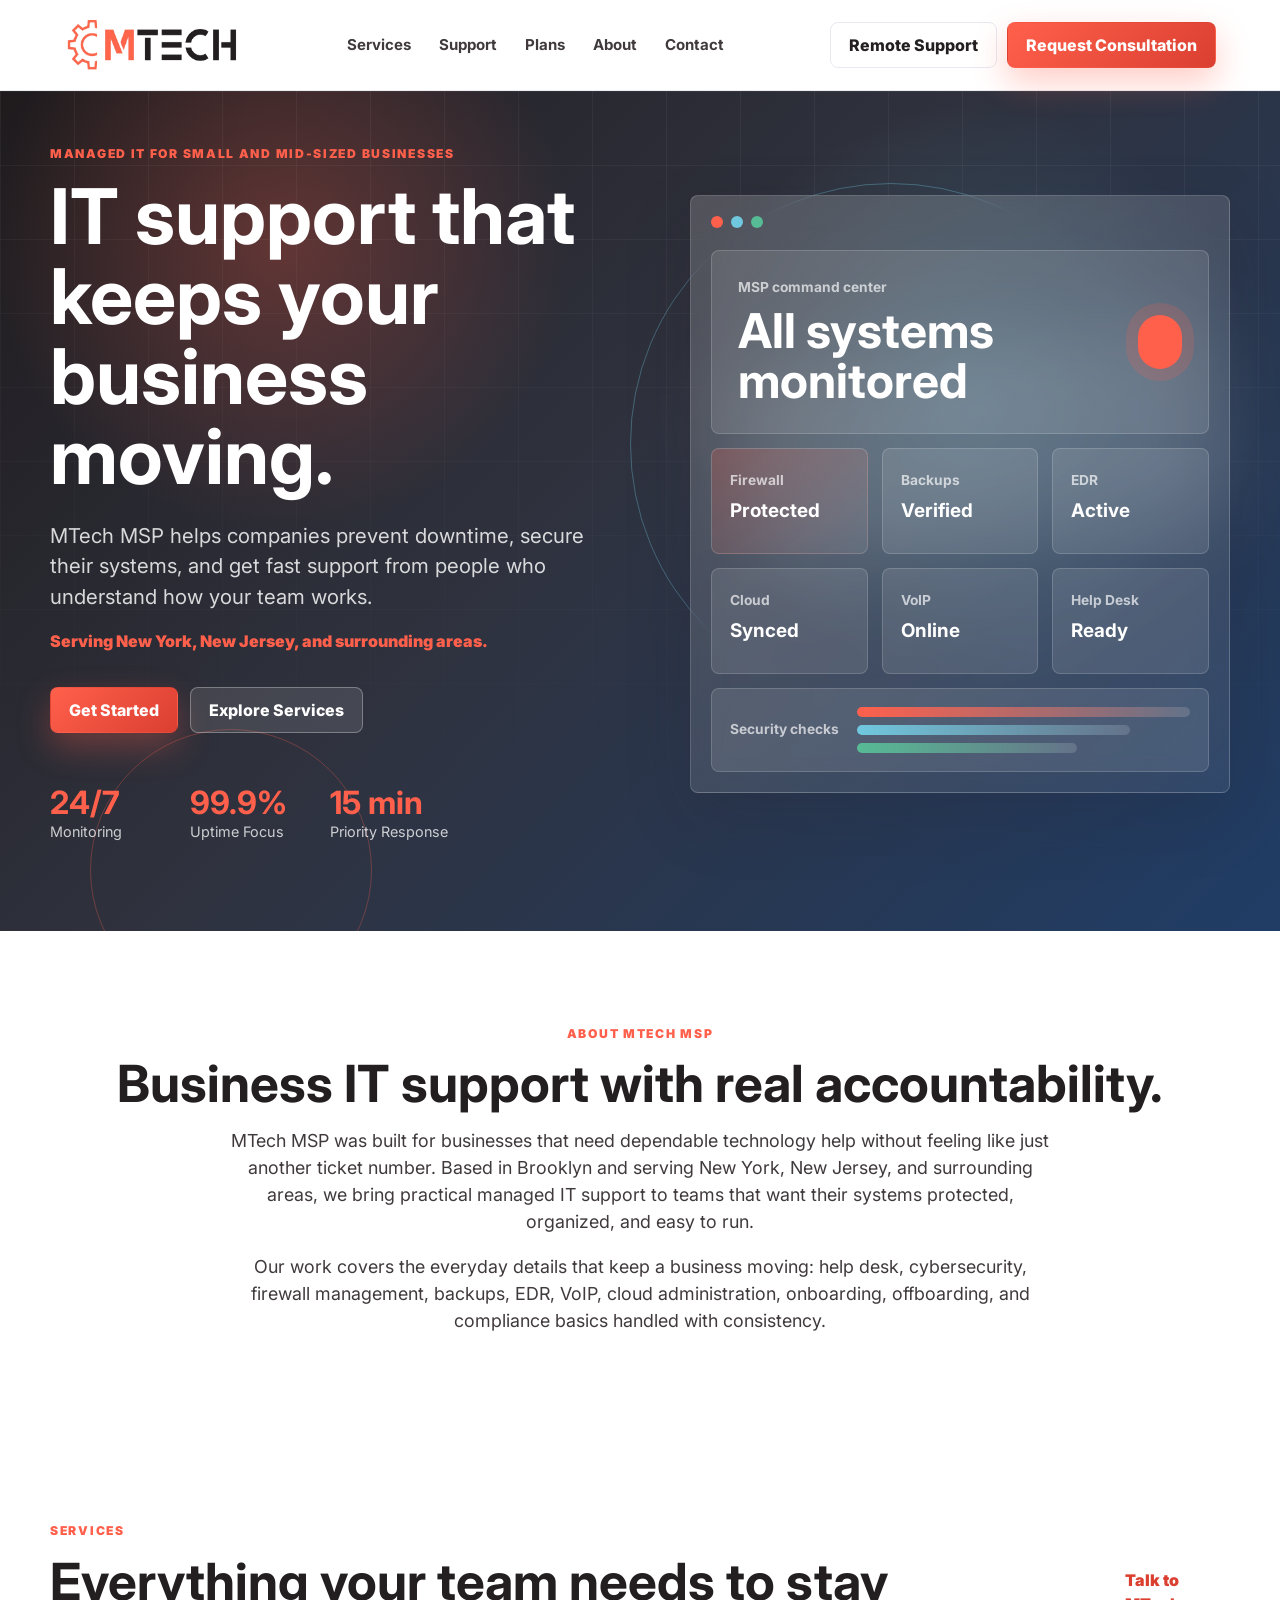
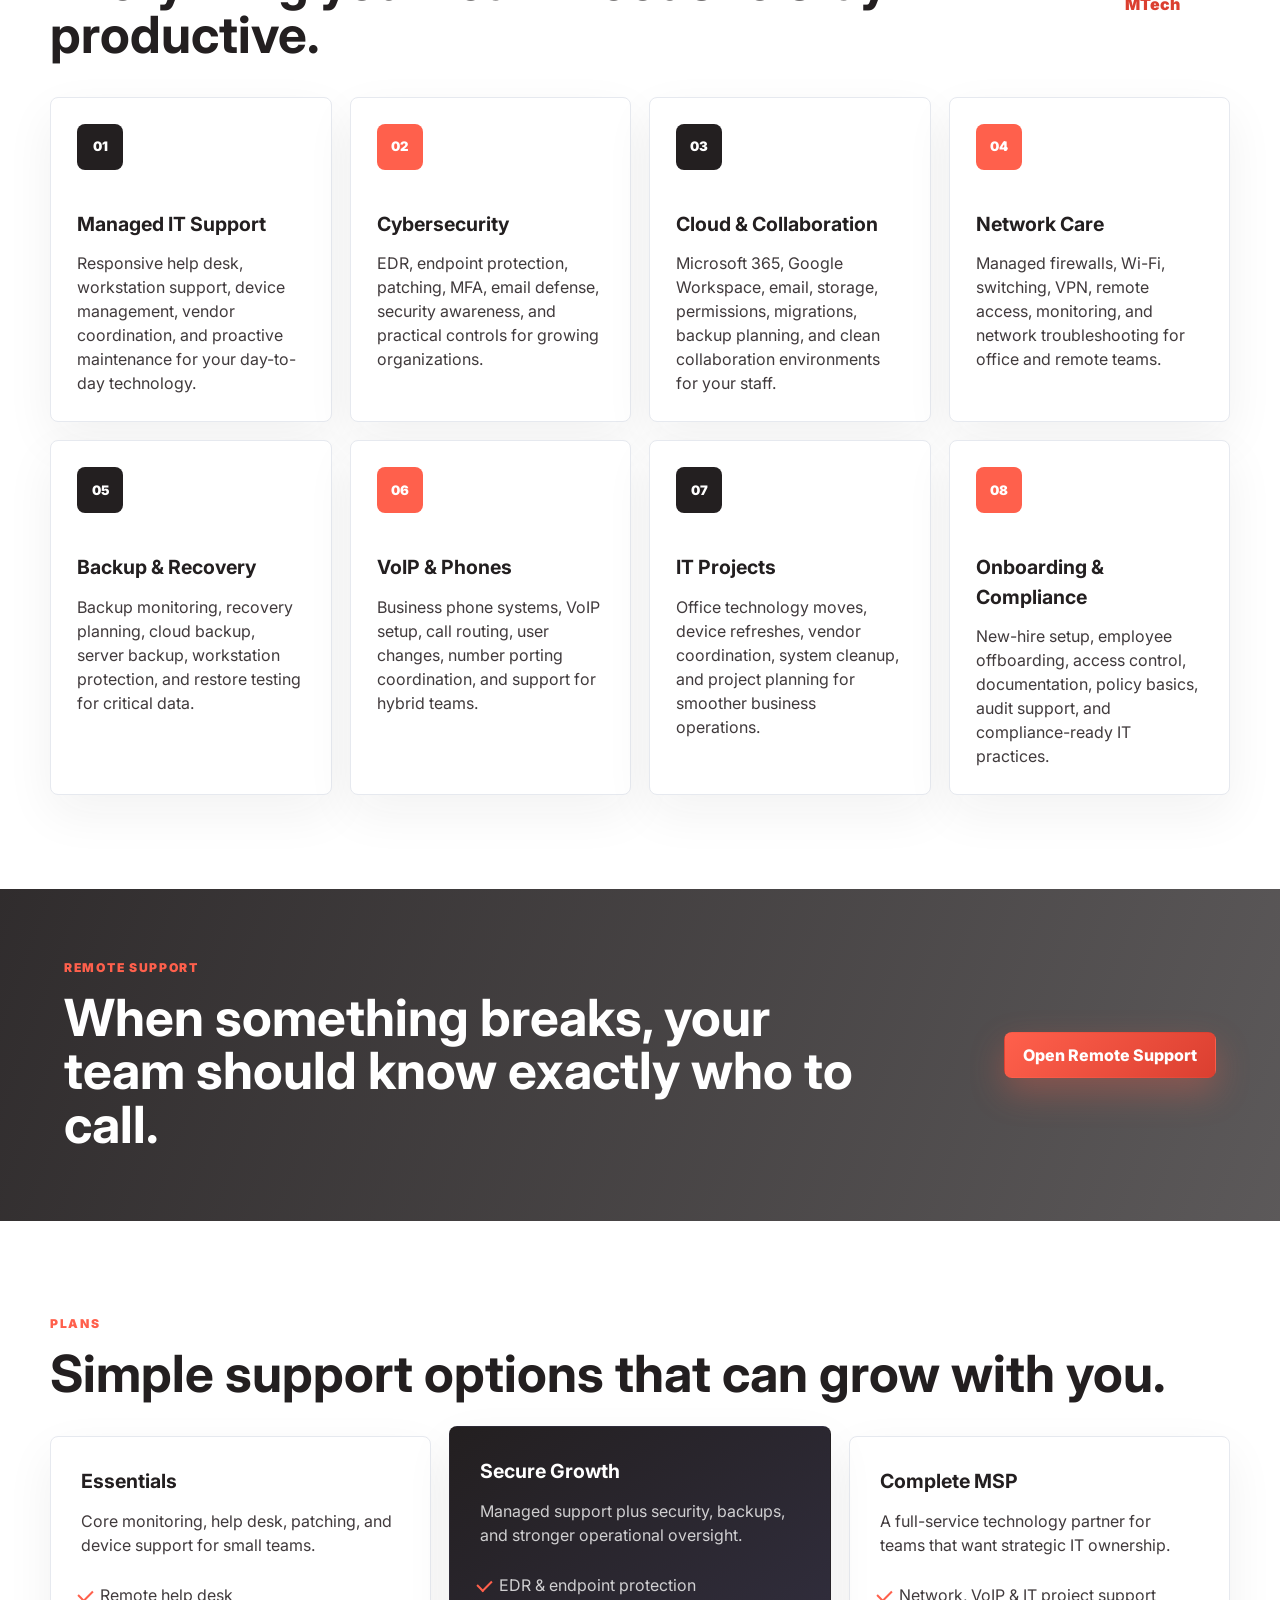
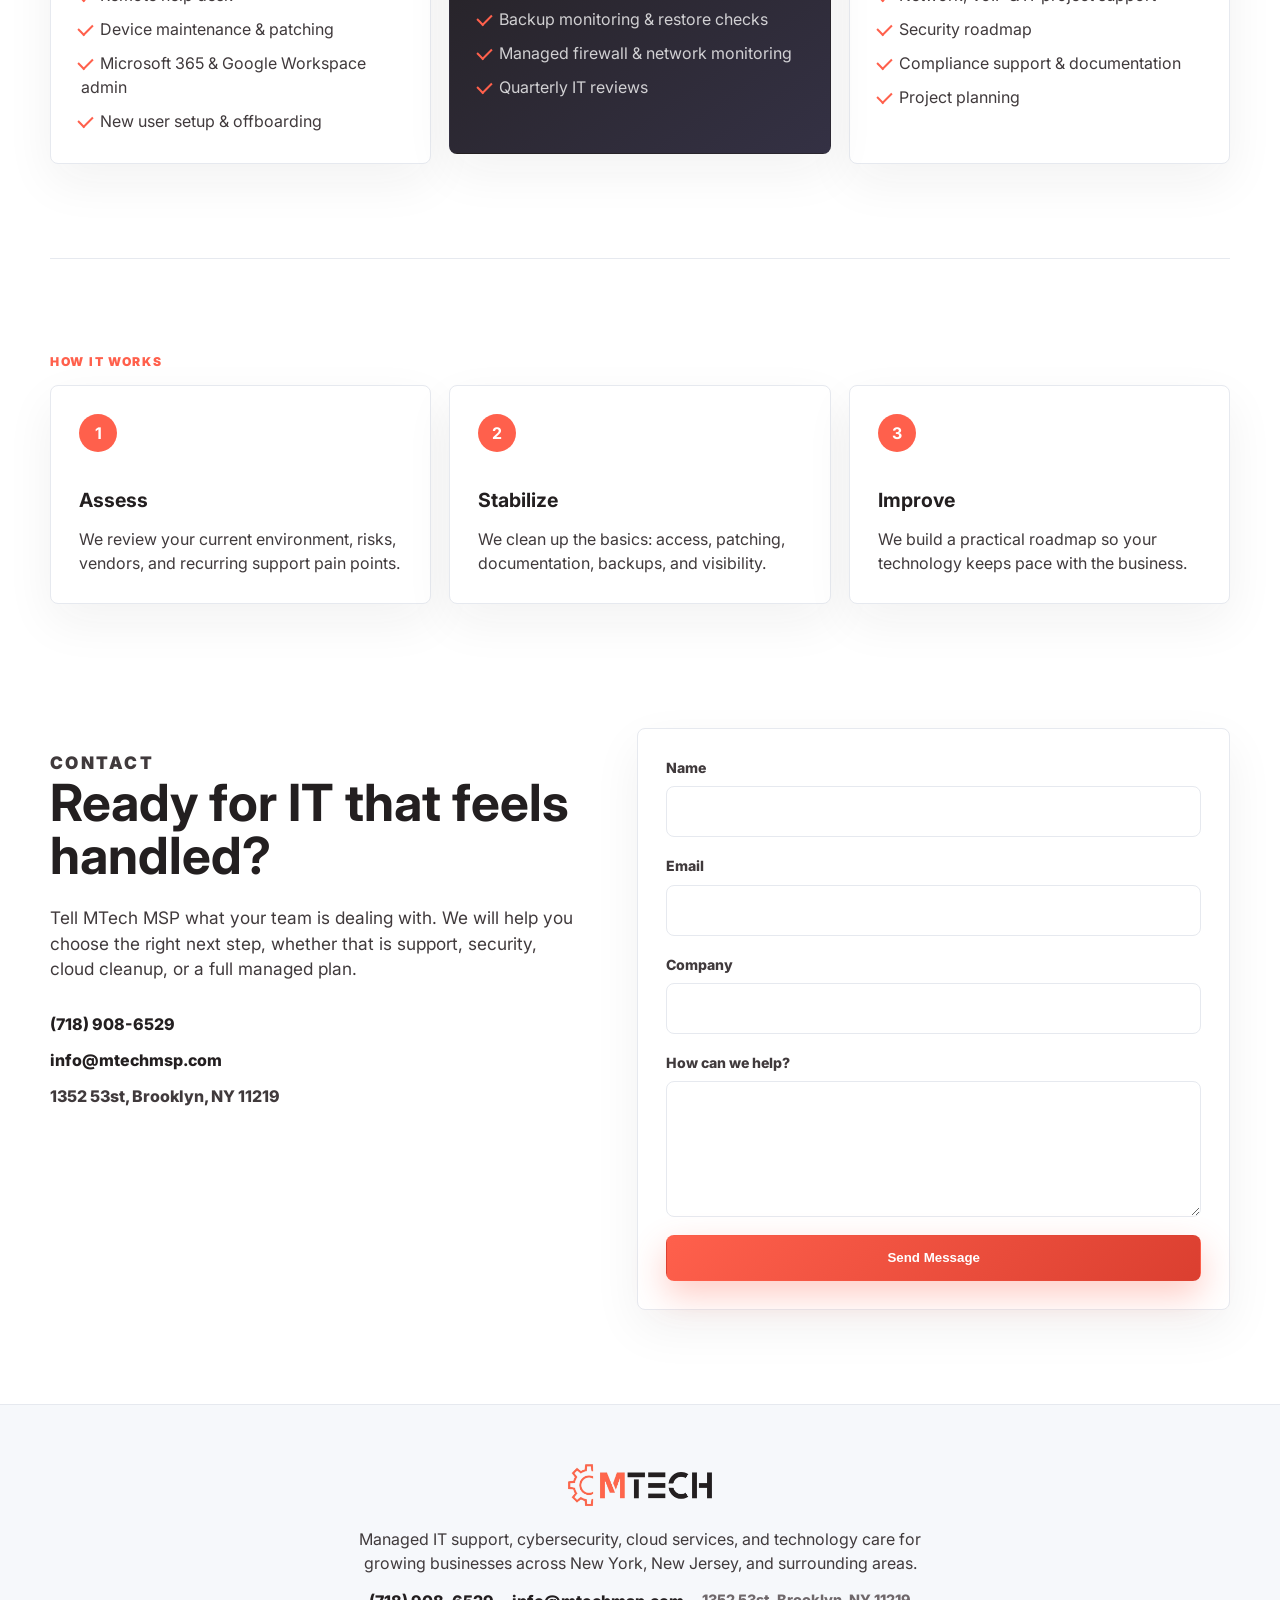
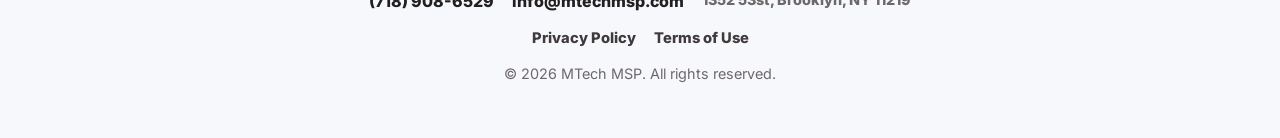
<file: index.html>
<!doctype html>
<html lang="en">
  <head>
    <meta charset="utf-8">
    <meta name="viewport" content="width=device-width, initial-scale=1">
    <meta name="description" content="MTech MSP provides managed IT support, cybersecurity, firewall management, backup, EDR, VoIP, cloud services, onboarding, offboarding, and compliance support for businesses in New York, New Jersey, and surrounding areas.">
    <title>MTech MSP | Managed IT Support</title>
    <link rel="icon" href="favicon.ico" sizes="any">
    <link rel="icon" type="image/png" href="assets/favicon.png">
    <link rel="preconnect" href="https://fonts.googleapis.com">
    <link rel="preconnect" href="https://fonts.gstatic.com" crossorigin>
    <link href="https://fonts.googleapis.com/css2?family=Inter:wght@400;500;600;700;800&display=swap" rel="stylesheet">
    <link rel="stylesheet" href="styles.css">
  </head>
  <body>
    <header class="site-header">
      <a class="brand" href="#top" aria-label="MTech MSP home">
        <img src="assets/mtech-logo-transparent.png" alt="MTech MSP logo">
      </a>
      <button class="nav-toggle" type="button" aria-label="Open navigation" aria-expanded="false">
        <span></span>
        <span></span>
        <span></span>
      </button>
      <nav class="site-nav" aria-label="Main navigation">
        <a href="#services">Services</a>
        <a href="#support">Support</a>
        <a href="#plans">Plans</a>
        <a href="#about">About</a>
        <a href="#contact">Contact</a>
      </nav>
      <div class="header-actions">
        <a class="button button-ghost" href="https://mtechmsp.screenconnect.com/" target="_blank" rel="noopener">Remote Support</a>
        <a class="button button-primary" href="#contact">Request Consultation</a>
      </div>
    </header>

    <main id="top">
      <section class="hero">
        <div class="hero-grid" aria-hidden="true"></div>
        <div class="hero-inner">
          <div class="hero-copy">
            <p class="eyebrow">Managed IT for small and mid-sized businesses</p>
            <h1>IT support that keeps your business moving.</h1>
            <p class="hero-text">MTech MSP helps companies prevent downtime, secure their systems, and get fast support from people who understand how your team works.</p>
            <p class="service-area">Serving New York, New Jersey, and surrounding areas.</p>
            <div class="hero-actions">
              <a class="button button-primary" href="#contact">Get Started</a>
              <a class="button button-secondary" href="#services">Explore Services</a>
            </div>
            <div class="hero-stats" aria-label="MTech service highlights">
              <div>
                <strong>24/7</strong>
                <span>Monitoring</span>
              </div>
              <div>
                <strong>99.9%</strong>
                <span>Uptime Focus</span>
              </div>
              <div>
                <strong>15 min</strong>
                <span>Priority Response</span>
              </div>
            </div>
            <div class="mobile-service-strip" aria-label="MTech managed services">
              <span>Firewall</span>
              <span>Backups</span>
              <span>EDR</span>
              <span>Cloud</span>
              <span>Help Desk</span>
            </div>
          </div>

          <div class="hero-visual" aria-label="MTech MSP command center">
            <div class="screen">
              <div class="screen-top">
                <span></span>
                <span></span>
                <span></span>
              </div>
              <div class="command-header">
                <div>
                  <p>MSP command center</p>
                  <strong>All systems monitored</strong>
                </div>
                <span class="command-pulse" aria-hidden="true"></span>
              </div>
              <div class="command-grid">
                <div class="command-tile is-secure">
                  <span>Firewall</span>
                  <strong>Protected</strong>
                </div>
                <div class="command-tile">
                  <span>Backups</span>
                  <strong>Verified</strong>
                </div>
                <div class="command-tile">
                  <span>EDR</span>
                  <strong>Active</strong>
                </div>
                <div class="command-tile">
                  <span>Cloud</span>
                  <strong>Synced</strong>
                </div>
                <div class="command-tile">
                  <span>VoIP</span>
                  <strong>Online</strong>
                </div>
                <div class="command-tile">
                  <span>Help Desk</span>
                  <strong>Ready</strong>
                </div>
              </div>
              <div class="command-footer">
                <span>Security checks</span>
                <div class="command-bars" aria-hidden="true">
                  <i></i>
                  <i></i>
                  <i></i>
                </div>
              </div>
            </div>
          </div>
        </div>
      </section>

      <section class="intro" id="about">
        <div class="section-kicker">About MTech MSP</div>
        <h2>Business IT support with real accountability.</h2>
        <p>MTech MSP was built for businesses that need dependable technology help without feeling like just another ticket number. Based in Brooklyn and serving New York, New Jersey, and surrounding areas, we bring practical managed IT support to teams that want their systems protected, organized, and easy to run.</p>
        <p>Our work covers the everyday details that keep a business moving: help desk, cybersecurity, firewall management, backups, EDR, VoIP, cloud administration, onboarding, offboarding, and compliance basics handled with consistency.</p>
      </section>

      <section class="services" id="services">
        <div class="section-heading">
          <div>
            <p class="section-kicker">Services</p>
            <h2>Everything your team needs to stay productive.</h2>
          </div>
          <a class="text-link" href="#contact">Talk to MTech</a>
        </div>
        <div class="service-grid">
          <article class="service-card">
            <span class="icon">01</span>
            <h3>Managed IT Support</h3>
            <p>Responsive help desk, workstation support, device management, vendor coordination, and proactive maintenance for your day-to-day technology.</p>
          </article>
          <article class="service-card">
            <span class="icon">02</span>
            <h3>Cybersecurity</h3>
            <p>EDR, endpoint protection, patching, MFA, email defense, security awareness, and practical controls for growing organizations.</p>
          </article>
          <article class="service-card">
            <span class="icon">03</span>
            <h3>Cloud & Collaboration</h3>
            <p>Microsoft 365, Google Workspace, email, storage, permissions, migrations, backup planning, and clean collaboration environments for your staff.</p>
          </article>
          <article class="service-card">
            <span class="icon">04</span>
            <h3>Network Care</h3>
            <p>Managed firewalls, Wi-Fi, switching, VPN, remote access, monitoring, and network troubleshooting for office and remote teams.</p>
          </article>
          <article class="service-card">
            <span class="icon">05</span>
            <h3>Backup & Recovery</h3>
            <p>Backup monitoring, recovery planning, cloud backup, server backup, workstation protection, and restore testing for critical data.</p>
          </article>
          <article class="service-card">
            <span class="icon">06</span>
            <h3>VoIP & Phones</h3>
            <p>Business phone systems, VoIP setup, call routing, user changes, number porting coordination, and support for hybrid teams.</p>
          </article>
          <article class="service-card">
            <span class="icon">07</span>
            <h3>IT Projects</h3>
            <p>Office technology moves, device refreshes, vendor coordination, system cleanup, and project planning for smoother business operations.</p>
          </article>
          <article class="service-card">
            <span class="icon">08</span>
            <h3>Onboarding & Compliance</h3>
            <p>New-hire setup, employee offboarding, access control, documentation, policy basics, audit support, and compliance-ready IT practices.</p>
          </article>
        </div>
      </section>

      <section class="support-band" id="support">
        <div>
          <p class="section-kicker">Remote support</p>
          <h2>When something breaks, your team should know exactly who to call.</h2>
        </div>
        <a class="button button-primary" href="https://mtechmsp.screenconnect.com/" target="_blank" rel="noopener">Open Remote Support</a>
      </section>

      <section class="plans" id="plans">
        <div class="section-heading">
          <div>
            <p class="section-kicker">Plans</p>
            <h2>Simple support options that can grow with you.</h2>
          </div>
        </div>
        <div class="plan-grid">
          <article class="plan-card">
            <h3>Essentials</h3>
            <p>Core monitoring, help desk, patching, and device support for small teams.</p>
            <ul>
              <li>Remote help desk</li>
              <li>Device maintenance & patching</li>
              <li>Microsoft 365 & Google Workspace admin</li>
              <li>New user setup & offboarding</li>
            </ul>
          </article>
          <article class="plan-card featured">
            <h3>Secure Growth</h3>
            <p>Managed support plus security, backups, and stronger operational oversight.</p>
            <ul>
              <li>EDR & endpoint protection</li>
              <li>Backup monitoring & restore checks</li>
              <li>Managed firewall & network monitoring</li>
              <li>Quarterly IT reviews</li>
            </ul>
          </article>
          <article class="plan-card">
            <h3>Complete MSP</h3>
            <p>A full-service technology partner for teams that want strategic IT ownership.</p>
            <ul>
              <li>Network, VoIP & IT project support</li>
              <li>Security roadmap</li>
              <li>Compliance support & documentation</li>
              <li>Project planning</li>
            </ul>
          </article>
        </div>
      </section>

      <section class="process">
        <p class="section-kicker">How it works</p>
        <div class="process-grid">
          <div>
            <strong>1</strong>
            <h3>Assess</h3>
            <p>We review your current environment, risks, vendors, and recurring support pain points.</p>
          </div>
          <div>
            <strong>2</strong>
            <h3>Stabilize</h3>
            <p>We clean up the basics: access, patching, documentation, backups, and visibility.</p>
          </div>
          <div>
            <strong>3</strong>
            <h3>Improve</h3>
            <p>We build a practical roadmap so your technology keeps pace with the business.</p>
          </div>
        </div>
      </section>

      <section class="contact" id="contact">
        <div class="contact-copy">
          <p class="section-kicker">Contact</p>
          <h2>Ready for IT that feels handled?</h2>
          <p>Tell MTech MSP what your team is dealing with. We will help you choose the right next step, whether that is support, security, cloud cleanup, or a full managed plan.</p>
          <div class="contact-details" aria-label="MTech MSP contact details">
            <a href="tel:17189086529">(718) 908-6529</a>
            <a href="mailto:info@mtechmsp.com">info@mtechmsp.com</a>
            <address>1352 53st, Brooklyn, NY 11219</address>
          </div>
        </div>
        <form class="contact-form" action="mailto:info@mtechmsp.com" method="post" enctype="text/plain">
          <label>
            Name
            <input type="text" name="name" autocomplete="name" required>
          </label>
          <label>
            Email
            <input type="email" name="email" autocomplete="email" required>
          </label>
          <label>
            Company
            <input type="text" name="company" autocomplete="organization">
          </label>
          <label>
            How can we help?
            <textarea name="message" rows="5" required></textarea>
          </label>
          <button class="button button-primary" type="submit">Send Message</button>
        </form>
      </section>
    </main>

    <footer class="site-footer">
      <img src="assets/mtech-logo-transparent.png" alt="MTech MSP logo">
      <p>Managed IT support, cybersecurity, cloud services, and technology care for growing businesses across New York, New Jersey, and surrounding areas.</p>
      <div class="footer-contact">
        <a href="tel:17189086529">(718) 908-6529</a>
        <a href="mailto:info@mtechmsp.com">info@mtechmsp.com</a>
        <span>1352 53st, Brooklyn, NY 11219</span>
      </div>
      <div class="footer-links">
        <a href="privacy.html">Privacy Policy</a>
        <a href="terms.html">Terms of Use</a>
      </div>
      <span>&copy; 2026 MTech MSP. All rights reserved.</span>
    </footer>

    <script src="script.js"></script>
  </body>
</html>
</file>
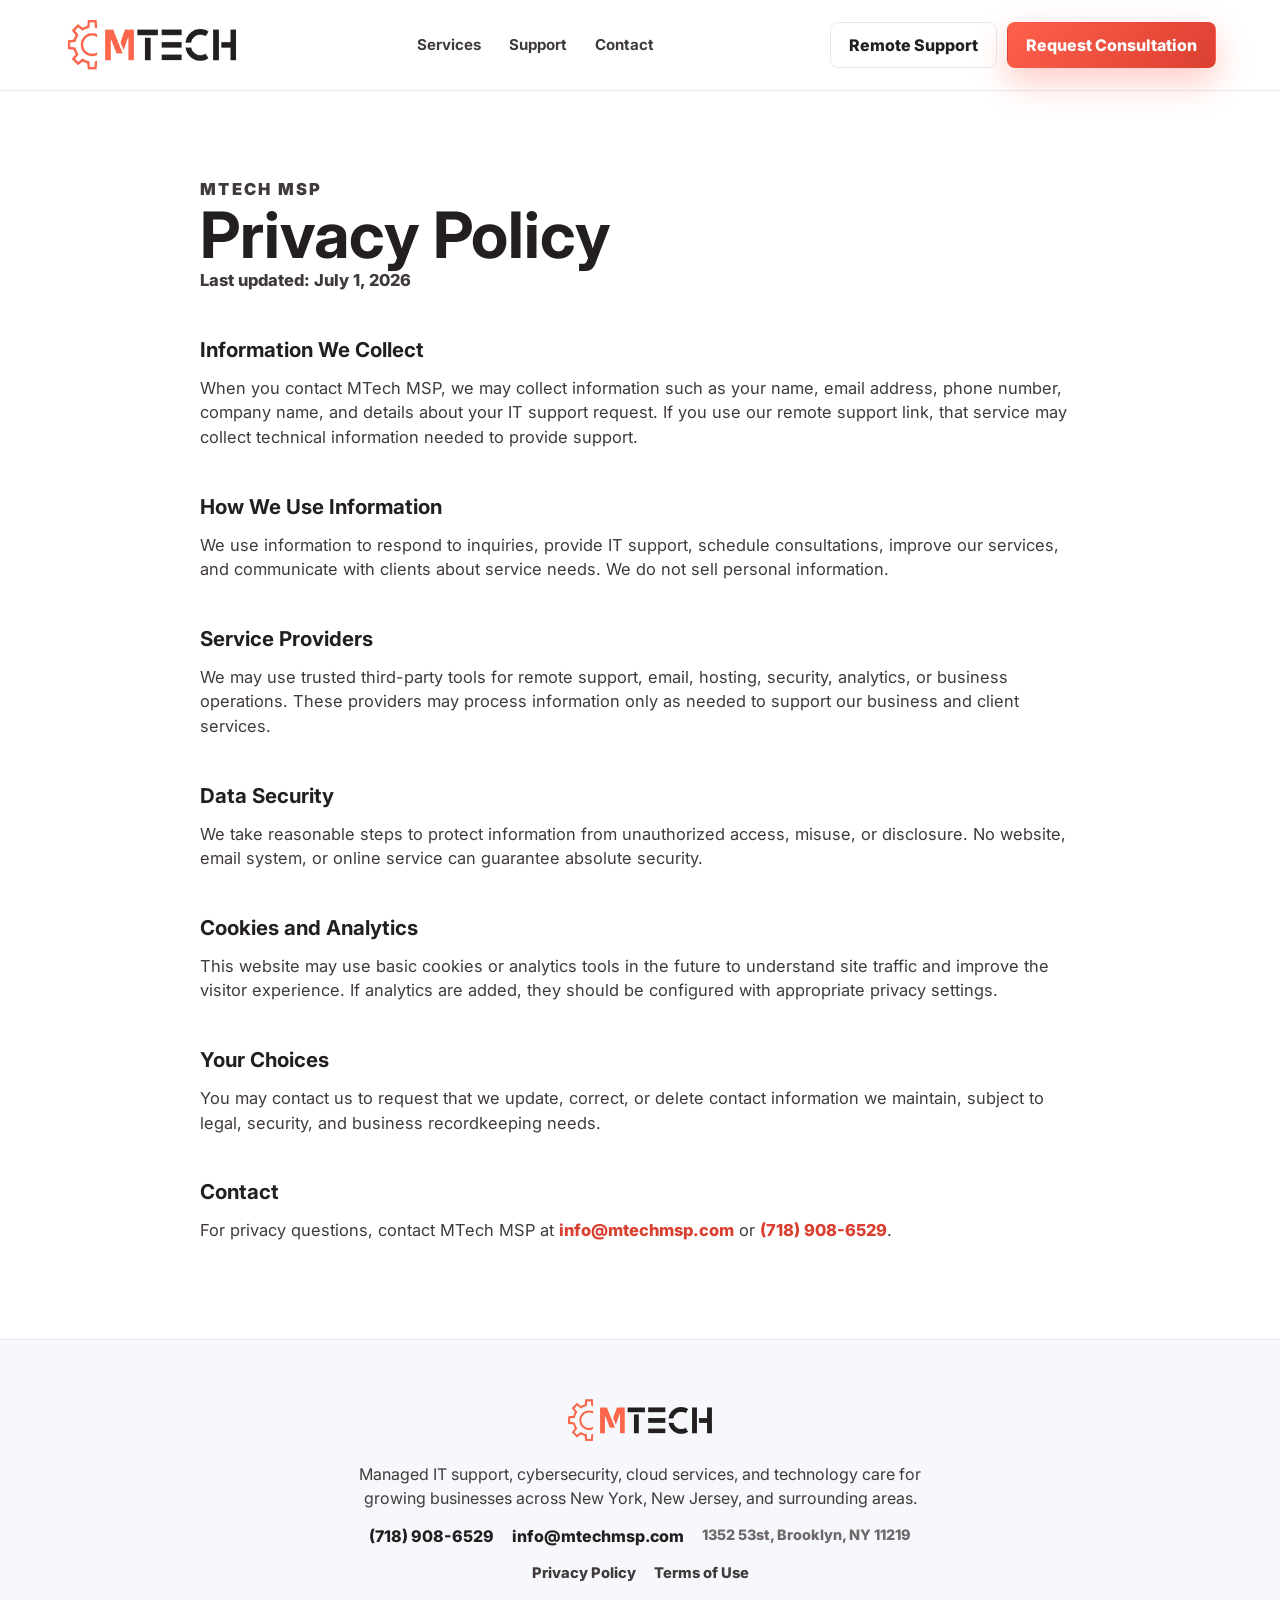
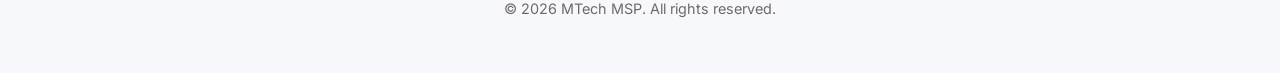
<file: privacy.html>
<!doctype html>
<html lang="en">
  <head>
    <meta charset="utf-8">
    <meta name="viewport" content="width=device-width, initial-scale=1">
    <meta name="description" content="Privacy Policy for MTech MSP.">
    <title>Privacy Policy | MTech MSP</title>
    <link rel="icon" href="favicon.ico" sizes="any">
    <link rel="icon" type="image/png" href="assets/favicon.png">
    <link rel="preconnect" href="https://fonts.googleapis.com">
    <link rel="preconnect" href="https://fonts.gstatic.com" crossorigin>
    <link href="https://fonts.googleapis.com/css2?family=Inter:wght@400;500;600;700;800&display=swap" rel="stylesheet">
    <link rel="stylesheet" href="styles.css">
  </head>
  <body>
    <header class="site-header">
      <a class="brand" href="index.html" aria-label="MTech MSP home">
        <img src="assets/mtech-logo-transparent.png" alt="MTech MSP logo">
      </a>
      <nav class="site-nav legal-nav" aria-label="Legal navigation">
        <a href="index.html#services">Services</a>
        <a href="index.html#support">Support</a>
        <a href="index.html#contact">Contact</a>
      </nav>
      <div class="header-actions">
        <a class="button button-ghost" href="https://mtechmsp.screenconnect.com/" target="_blank" rel="noopener">Remote Support</a>
        <a class="button button-primary" href="index.html#contact">Request Consultation</a>
      </div>
    </header>

    <main>
      <section class="legal-page">
        <p class="section-kicker">MTech MSP</p>
        <h1>Privacy Policy</h1>
        <p class="legal-updated">Last updated: July 1, 2026</p>

        <h2>Information We Collect</h2>
        <p>When you contact MTech MSP, we may collect information such as your name, email address, phone number, company name, and details about your IT support request. If you use our remote support link, that service may collect technical information needed to provide support.</p>

        <h2>How We Use Information</h2>
        <p>We use information to respond to inquiries, provide IT support, schedule consultations, improve our services, and communicate with clients about service needs. We do not sell personal information.</p>

        <h2>Service Providers</h2>
        <p>We may use trusted third-party tools for remote support, email, hosting, security, analytics, or business operations. These providers may process information only as needed to support our business and client services.</p>

        <h2>Data Security</h2>
        <p>We take reasonable steps to protect information from unauthorized access, misuse, or disclosure. No website, email system, or online service can guarantee absolute security.</p>

        <h2>Cookies and Analytics</h2>
        <p>This website may use basic cookies or analytics tools in the future to understand site traffic and improve the visitor experience. If analytics are added, they should be configured with appropriate privacy settings.</p>

        <h2>Your Choices</h2>
        <p>You may contact us to request that we update, correct, or delete contact information we maintain, subject to legal, security, and business recordkeeping needs.</p>

        <h2>Contact</h2>
        <p>For privacy questions, contact MTech MSP at <a href="mailto:info@mtechmsp.com">info@mtechmsp.com</a> or <a href="tel:17189086529">(718) 908-6529</a>.</p>
      </section>
    </main>

    <footer class="site-footer">
      <img src="assets/mtech-logo-transparent.png" alt="MTech MSP logo">
      <p>Managed IT support, cybersecurity, cloud services, and technology care for growing businesses across New York, New Jersey, and surrounding areas.</p>
      <div class="footer-contact">
        <a href="tel:17189086529">(718) 908-6529</a>
        <a href="mailto:info@mtechmsp.com">info@mtechmsp.com</a>
        <span>1352 53st, Brooklyn, NY 11219</span>
      </div>
      <div class="footer-links">
        <a href="privacy.html">Privacy Policy</a>
        <a href="terms.html">Terms of Use</a>
      </div>
      <span>&copy; 2026 MTech MSP. All rights reserved.</span>
    </footer>
  </body>
</html>
</file>
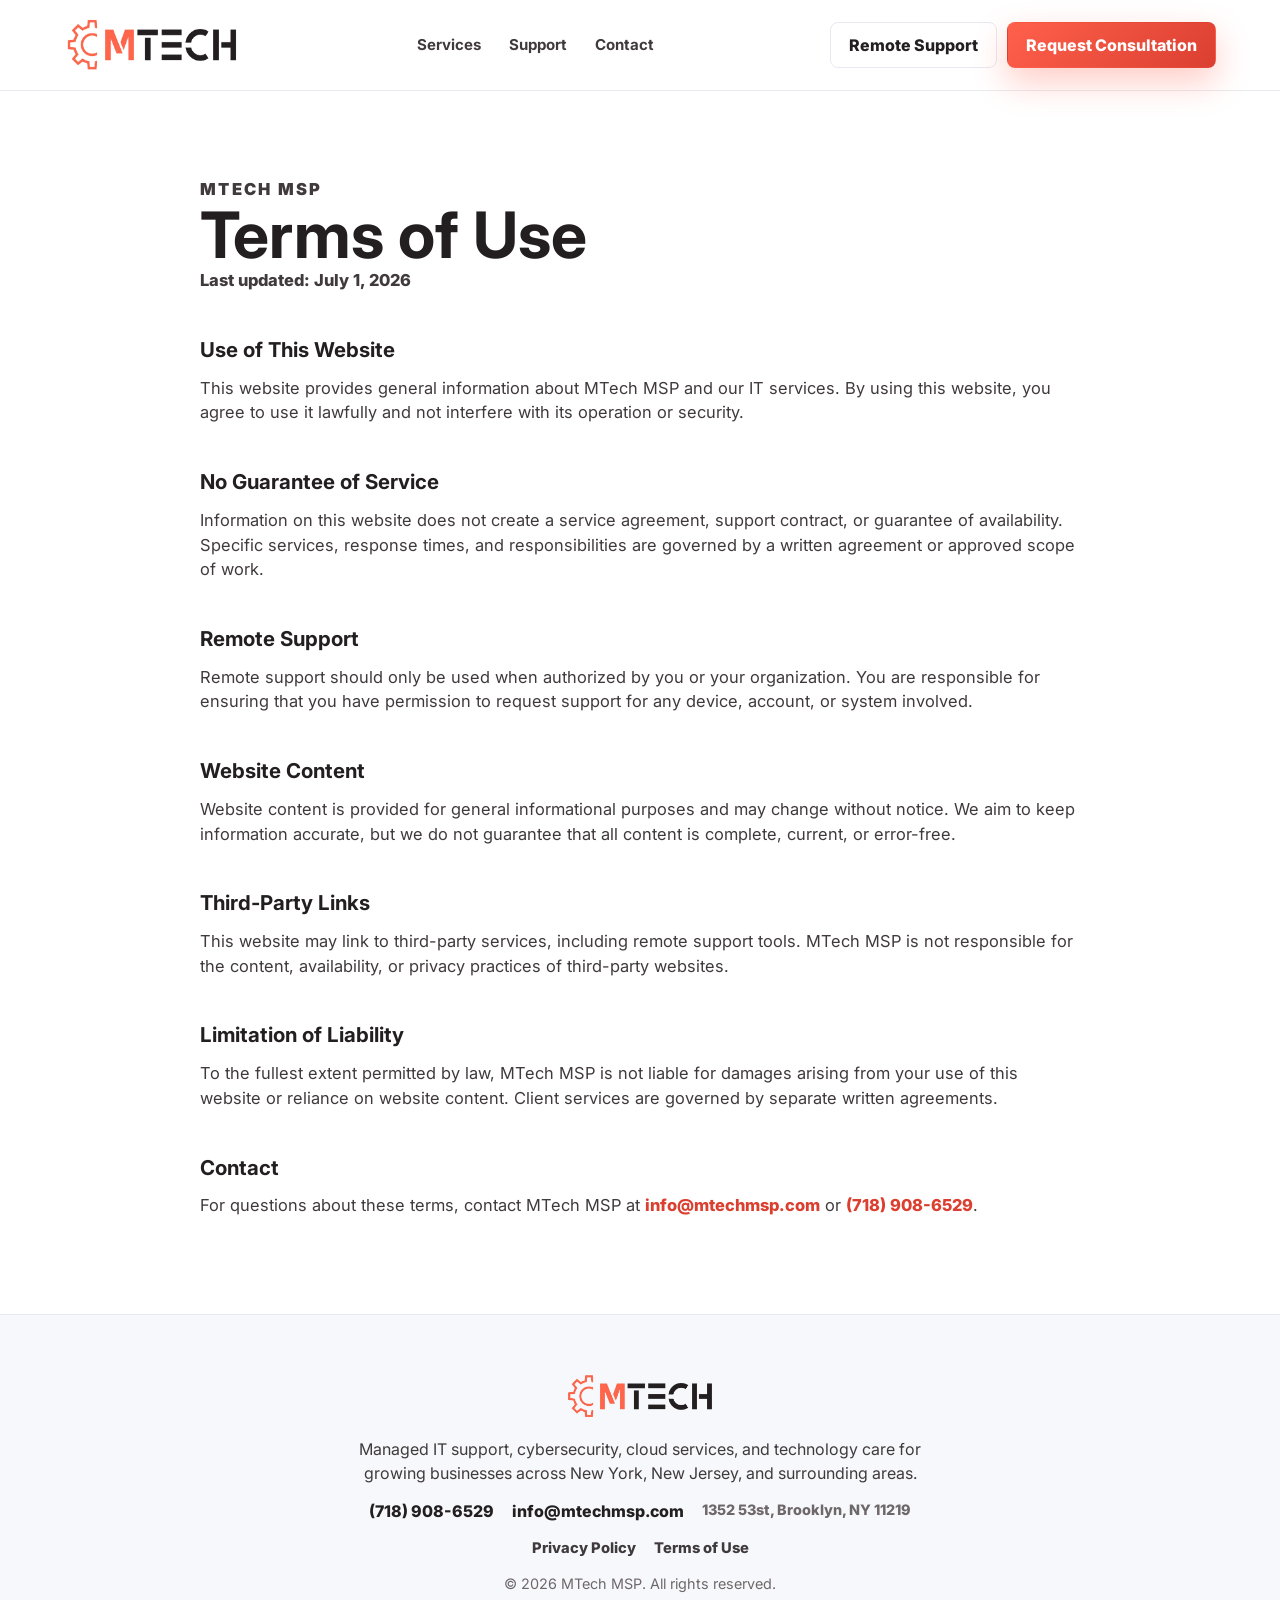
<file: terms.html>
<!doctype html>
<html lang="en">
  <head>
    <meta charset="utf-8">
    <meta name="viewport" content="width=device-width, initial-scale=1">
    <meta name="description" content="Terms of Use for MTech MSP.">
    <title>Terms of Use | MTech MSP</title>
    <link rel="icon" href="favicon.ico" sizes="any">
    <link rel="icon" type="image/png" href="assets/favicon.png">
    <link rel="preconnect" href="https://fonts.googleapis.com">
    <link rel="preconnect" href="https://fonts.gstatic.com" crossorigin>
    <link href="https://fonts.googleapis.com/css2?family=Inter:wght@400;500;600;700;800&display=swap" rel="stylesheet">
    <link rel="stylesheet" href="styles.css">
  </head>
  <body>
    <header class="site-header">
      <a class="brand" href="index.html" aria-label="MTech MSP home">
        <img src="assets/mtech-logo-transparent.png" alt="MTech MSP logo">
      </a>
      <nav class="site-nav legal-nav" aria-label="Legal navigation">
        <a href="index.html#services">Services</a>
        <a href="index.html#support">Support</a>
        <a href="index.html#contact">Contact</a>
      </nav>
      <div class="header-actions">
        <a class="button button-ghost" href="https://mtechmsp.screenconnect.com/" target="_blank" rel="noopener">Remote Support</a>
        <a class="button button-primary" href="index.html#contact">Request Consultation</a>
      </div>
    </header>

    <main>
      <section class="legal-page">
        <p class="section-kicker">MTech MSP</p>
        <h1>Terms of Use</h1>
        <p class="legal-updated">Last updated: July 1, 2026</p>

        <h2>Use of This Website</h2>
        <p>This website provides general information about MTech MSP and our IT services. By using this website, you agree to use it lawfully and not interfere with its operation or security.</p>

        <h2>No Guarantee of Service</h2>
        <p>Information on this website does not create a service agreement, support contract, or guarantee of availability. Specific services, response times, and responsibilities are governed by a written agreement or approved scope of work.</p>

        <h2>Remote Support</h2>
        <p>Remote support should only be used when authorized by you or your organization. You are responsible for ensuring that you have permission to request support for any device, account, or system involved.</p>

        <h2>Website Content</h2>
        <p>Website content is provided for general informational purposes and may change without notice. We aim to keep information accurate, but we do not guarantee that all content is complete, current, or error-free.</p>

        <h2>Third-Party Links</h2>
        <p>This website may link to third-party services, including remote support tools. MTech MSP is not responsible for the content, availability, or privacy practices of third-party websites.</p>

        <h2>Limitation of Liability</h2>
        <p>To the fullest extent permitted by law, MTech MSP is not liable for damages arising from your use of this website or reliance on website content. Client services are governed by separate written agreements.</p>

        <h2>Contact</h2>
        <p>For questions about these terms, contact MTech MSP at <a href="mailto:info@mtechmsp.com">info@mtechmsp.com</a> or <a href="tel:17189086529">(718) 908-6529</a>.</p>
      </section>
    </main>

    <footer class="site-footer">
      <img src="assets/mtech-logo-transparent.png" alt="MTech MSP logo">
      <p>Managed IT support, cybersecurity, cloud services, and technology care for growing businesses across New York, New Jersey, and surrounding areas.</p>
      <div class="footer-contact">
        <a href="tel:17189086529">(718) 908-6529</a>
        <a href="mailto:info@mtechmsp.com">info@mtechmsp.com</a>
        <span>1352 53st, Brooklyn, NY 11219</span>
      </div>
      <div class="footer-links">
        <a href="privacy.html">Privacy Policy</a>
        <a href="terms.html">Terms of Use</a>
      </div>
      <span>&copy; 2026 MTech MSP. All rights reserved.</span>
    </footer>
  </body>
</html>
</file>
<file: styles.css>
:root {
  --coral: #ff604c;
  --coral-dark: #db3f30;
  --ink: #231f20;
  --ink-soft: #403a3c;
  --paper: #ffffff;
  --mist: #f6f8fb;
  --line: #e6e9ef;
  --blue: #476fba;
  --cyan: #70c8df;
  --green: #57bb95;
  --shadow: 0 24px 70px rgba(35, 31, 32, 0.14);
}

* {
  box-sizing: border-box;
}

html {
  scroll-behavior: smooth;
}

body {
  margin: 0;
  color: var(--ink);
  background: var(--paper);
  font-family: Inter, Arial, sans-serif;
  line-height: 1.5;
  overflow-x: hidden;
}

img {
  display: block;
  max-width: 100%;
}

a {
  color: inherit;
  text-decoration: none;
}

.site-header {
  position: sticky;
  top: 0;
  z-index: 20;
  display: grid;
  grid-template-columns: auto 1fr auto;
  align-items: center;
  gap: 28px;
  min-height: 88px;
  padding: 16px clamp(20px, 5vw, 72px);
  background: rgba(255, 255, 255, 0.92);
  border-bottom: 1px solid rgba(230, 233, 239, 0.9);
  backdrop-filter: blur(18px);
}

.brand img {
  width: 176px;
  height: 58px;
  object-fit: contain;
  object-position: left center;
}

.site-nav,
.header-actions,
.hero-actions,
.hero-stats,
.section-heading {
  display: flex;
  align-items: center;
}

.site-nav {
  justify-content: center;
  gap: 28px;
  font-size: 0.94rem;
  font-weight: 700;
  color: var(--ink-soft);
}

.site-nav a {
  position: relative;
  padding: 10px 0;
}

.site-nav a::after {
  position: absolute;
  right: 0;
  bottom: 4px;
  left: 0;
  height: 2px;
  content: "";
  background: var(--coral);
  transform: scaleX(0);
  transform-origin: center;
  transition: transform 180ms ease;
}

.site-nav a:hover::after {
  transform: scaleX(1);
}

.header-actions {
  gap: 10px;
}

.button {
  display: inline-flex;
  align-items: center;
  justify-content: center;
  min-height: 46px;
  padding: 0 18px;
  border: 1px solid transparent;
  border-radius: 8px;
  font-weight: 800;
  white-space: nowrap;
  transition: transform 180ms ease, box-shadow 180ms ease, background 180ms ease;
}

.button:hover {
  transform: translateY(-2px);
}

.button-primary {
  color: #fff;
  background: linear-gradient(135deg, var(--coral), var(--coral-dark));
  box-shadow: 0 14px 34px rgba(255, 96, 76, 0.32);
}

.button-secondary {
  color: var(--paper);
  border-color: rgba(255, 255, 255, 0.3);
  background: rgba(255, 255, 255, 0.11);
}

.button-ghost {
  color: var(--ink);
  border-color: var(--line);
  background: var(--paper);
}

.nav-toggle {
  display: none;
  width: 44px;
  height: 44px;
  padding: 10px;
  border: 1px solid var(--line);
  border-radius: 8px;
  background: var(--paper);
}

.nav-toggle span {
  display: block;
  height: 2px;
  margin: 5px 0;
  background: var(--ink);
}

.hero {
  position: relative;
  min-height: 720px;
  overflow: hidden;
  color: var(--paper);
  background:
    radial-gradient(circle at 76% 36%, rgba(112, 200, 223, 0.22), transparent 26%),
    radial-gradient(circle at 22% 18%, rgba(255, 96, 76, 0.28), transparent 24%),
    linear-gradient(135deg, #1f1b1d 0%, #2f323e 46%, #203d66 100%);
}

.hero-grid {
  position: absolute;
  inset: 0;
  opacity: 0.42;
  background-image:
    linear-gradient(90deg, rgba(255, 255, 255, 0.12) 1px, transparent 1px),
    linear-gradient(rgba(255, 255, 255, 0.12) 1px, transparent 1px);
  background-size: 74px 74px;
  mask-image: linear-gradient(to bottom, #000 0%, transparent 86%);
}

.hero::before,
.hero::after {
  position: absolute;
  content: "";
  border: 1px solid rgba(112, 200, 223, 0.35);
  border-radius: 999px;
}

.hero::before {
  width: 520px;
  height: 520px;
  top: 92px;
  right: 10%;
}

.hero::after {
  width: 280px;
  height: 280px;
  bottom: -80px;
  left: 7%;
  border-color: rgba(255, 96, 76, 0.3);
}

.hero-inner {
  position: relative;
  z-index: 2;
  display: grid;
  grid-template-columns: minmax(0, 1fr) minmax(360px, 540px);
  gap: 60px;
  align-items: center;
  width: min(1180px, calc(100% - 40px));
  min-height: 720px;
  margin: 0 auto;
  padding: 54px 0 88px;
}

.eyebrow,
.section-kicker {
  margin: 0 0 14px;
  color: var(--coral);
  font-size: 0.76rem;
  font-weight: 900;
  letter-spacing: 0.14em;
  text-transform: uppercase;
}

.hero h1,
.intro h2,
.section-heading h2,
.support-band h2,
.contact h2 {
  margin: 0;
  line-height: 1.04;
  letter-spacing: 0;
}

.hero h1 {
  max-width: 780px;
  font-size: clamp(3.1rem, 6vw, 5.7rem);
}

.hero-text {
  max-width: 640px;
  margin: 24px 0 0;
  color: rgba(255, 255, 255, 0.82);
  font-size: clamp(1.05rem, 2vw, 1.28rem);
}

.service-area {
  margin: 16px 0 0;
  color: var(--coral);
  font-weight: 900;
}

.hero-actions {
  flex-wrap: wrap;
  gap: 12px;
  margin-top: 34px;
}

.hero-stats {
  flex-wrap: wrap;
  gap: 28px;
  margin-top: 54px;
}

.hero-stats div {
  min-width: 112px;
}

.hero-stats strong {
  display: block;
  color: var(--coral);
  font-size: 2rem;
  line-height: 1;
}

.hero-stats span {
  color: rgba(255, 255, 255, 0.76);
  font-size: 0.9rem;
}

.mobile-service-strip {
  display: none;
}

.hero-visual {
  position: relative;
  min-height: 470px;
}

.hero-visual::before {
  position: absolute;
  inset: 26% 0 auto 8%;
  height: 190px;
  content: "";
  background: rgba(255, 255, 255, 0.1);
  filter: blur(34px);
  transform: rotate(-8deg);
}

.screen {
  position: relative;
  margin-left: auto;
  padding: 20px;
  border: 1px solid rgba(255, 255, 255, 0.18);
  border-radius: 8px;
  background: linear-gradient(145deg, rgba(255, 255, 255, 0.18), rgba(255, 255, 255, 0.07));
  box-shadow: var(--shadow);
  backdrop-filter: blur(16px);
}

.screen-top {
  display: flex;
  gap: 8px;
  margin-bottom: 22px;
}

.screen-top span,
.command-pulse {
  width: 12px;
  height: 12px;
  border-radius: 999px;
  background: var(--coral);
}

.screen-top span:nth-child(2) {
  background: var(--cyan);
}

.screen-top span:nth-child(3) {
  background: var(--green);
}

.command-header,
.command-tile,
.command-footer {
  border: 1px solid rgba(255, 255, 255, 0.16);
  border-radius: 8px;
  background: rgba(255, 255, 255, 0.1);
}

.command-header {
  display: flex;
  align-items: center;
  justify-content: space-between;
  min-height: 132px;
  padding: 26px;
}

.command-header p,
.command-tile span,
.command-footer span {
  margin: 0;
  color: rgba(255, 255, 255, 0.68);
  font-size: 0.86rem;
  font-weight: 700;
}

.command-header strong {
  display: block;
  margin-top: 8px;
  font-size: clamp(1.9rem, 4vw, 3rem);
  line-height: 1.05;
}

.command-pulse {
  width: 54px;
  height: 54px;
  box-shadow: 0 0 0 12px rgba(255, 96, 76, 0.18);
}

.command-grid {
  display: grid;
  grid-template-columns: repeat(3, minmax(0, 1fr));
  gap: 14px;
  margin: 14px 0;
}

.command-tile {
  min-height: 106px;
  padding: 18px;
}

.command-tile strong {
  display: block;
  margin-top: 9px;
  color: #fff;
  font-size: 1.18rem;
  line-height: 1.12;
}

.command-tile.is-secure {
  background: linear-gradient(145deg, rgba(255, 96, 76, 0.22), rgba(255, 255, 255, 0.08));
}

.command-footer {
  display: flex;
  align-items: center;
  justify-content: space-between;
  gap: 18px;
  padding: 18px;
}

.command-bars {
  display: grid;
  flex: 1;
  max-width: 340px;
  gap: 8px;
}

.command-bars i {
  display: block;
  height: 10px;
  border-radius: 999px;
  background: linear-gradient(90deg, var(--coral), rgba(255, 255, 255, 0.14));
}

.command-bars i:nth-child(2) {
  width: 82%;
  background: linear-gradient(90deg, var(--cyan), rgba(255, 255, 255, 0.14));
}

.command-bars i:nth-child(3) {
  width: 66%;
  background: linear-gradient(90deg, var(--green), rgba(255, 255, 255, 0.14));
}

.intro,
.services,
.plans,
.process,
.contact {
  width: min(1180px, calc(100% - 40px));
  margin: 0 auto;
  padding: 94px 0;
}

.intro {
  text-align: center;
}

.intro h2,
.section-heading h2,
.support-band h2,
.contact h2 {
  font-size: clamp(2rem, 4vw, 3.4rem);
}

.intro p {
  max-width: 820px;
  margin: 18px auto 0;
  color: var(--ink-soft);
  font-size: 1.12rem;
}

.section-heading {
  justify-content: space-between;
  gap: 26px;
  margin-bottom: 36px;
}

.text-link {
  color: var(--coral-dark);
  font-weight: 900;
}

.service-grid,
.plan-grid,
.process-grid {
  display: grid;
  gap: 18px;
}

.service-grid {
  grid-template-columns: repeat(4, minmax(0, 1fr));
}

.service-card,
.plan-card,
.process-grid div,
.contact-form {
  border: 1px solid var(--line);
  border-radius: 8px;
  background: var(--paper);
  box-shadow: 0 18px 50px rgba(35, 31, 32, 0.06);
}

.service-card {
  min-height: 284px;
  padding: 26px;
}

.icon {
  display: inline-flex;
  align-items: center;
  justify-content: center;
  width: 46px;
  height: 46px;
  margin-bottom: 40px;
  border-radius: 8px;
  color: #fff;
  background: var(--ink);
  font-size: 0.82rem;
  font-weight: 900;
}

.service-card:nth-child(even) .icon {
  background: var(--coral);
}

.service-card h3,
.plan-card h3,
.process-grid h3 {
  margin: 0 0 12px;
  font-size: 1.22rem;
}

.service-card p,
.plan-card p,
.process-grid p,
.contact-copy p {
  margin: 0;
  color: var(--ink-soft);
}

.support-band {
  display: flex;
  align-items: center;
  justify-content: space-between;
  gap: 30px;
  padding: 70px clamp(20px, 5vw, 72px);
  color: #fff;
  background:
    linear-gradient(110deg, rgba(35, 31, 32, 0.94), rgba(35, 31, 32, 0.74)),
    repeating-linear-gradient(45deg, rgba(255, 255, 255, 0.06) 0 1px, transparent 1px 42px);
}

.support-band .section-kicker {
  color: var(--coral);
}

.support-band h2 {
  max-width: 820px;
}

.plan-grid {
  grid-template-columns: repeat(3, minmax(0, 1fr));
}

.plan-card {
  padding: 30px;
}

.plan-card.featured {
  color: #fff;
  background: linear-gradient(145deg, var(--ink), #343144);
  border-color: transparent;
  transform: translateY(-10px);
}

.plan-card.featured p,
.plan-card.featured li {
  color: rgba(255, 255, 255, 0.78);
}

.plan-card ul {
  display: grid;
  gap: 10px;
  padding: 0;
  margin: 26px 0 0;
  list-style: none;
}

.plan-card li {
  color: var(--ink-soft);
}

.plan-card li::before {
  display: inline-block;
  width: 7px;
  height: 12px;
  margin-right: 10px;
  content: "";
  border-right: 2px solid var(--coral);
  border-bottom: 2px solid var(--coral);
  transform: rotate(45deg);
}

.process {
  border-top: 1px solid var(--line);
}

.process-grid {
  grid-template-columns: repeat(3, minmax(0, 1fr));
}

.process-grid div {
  padding: 28px;
}

.process-grid strong {
  display: inline-flex;
  align-items: center;
  justify-content: center;
  width: 38px;
  height: 38px;
  margin-bottom: 34px;
  border-radius: 999px;
  color: #fff;
  background: var(--coral);
}

.contact {
  display: grid;
  grid-template-columns: minmax(0, 0.9fr) minmax(360px, 1fr);
  gap: 54px;
  align-items: start;
  padding-top: 30px;
}

.contact-copy p {
  max-width: 560px;
  margin-top: 22px;
  font-size: 1.08rem;
}

.contact-details {
  display: grid;
  gap: 12px;
  margin-top: 30px;
  color: var(--ink);
  font-weight: 800;
}

.contact-details a {
  width: fit-content;
}

.contact-details a:hover,
.footer-contact a:hover {
  color: var(--coral-dark);
}

.contact-details address {
  font-style: normal;
  color: var(--ink-soft);
}

.contact-form {
  display: grid;
  gap: 18px;
  padding: 28px;
}

.contact-form label {
  display: grid;
  gap: 8px;
  color: var(--ink-soft);
  font-size: 0.88rem;
  font-weight: 800;
}

.contact-form input,
.contact-form textarea {
  width: 100%;
  border: 1px solid var(--line);
  border-radius: 8px;
  padding: 14px 14px;
  color: var(--ink);
  font: inherit;
  resize: vertical;
}

.contact-form input:focus,
.contact-form textarea:focus {
  outline: 3px solid rgba(255, 96, 76, 0.18);
  border-color: var(--coral);
}

.site-footer {
  display: grid;
  justify-items: center;
  gap: 14px;
  padding: 54px 20px;
  text-align: center;
  border-top: 1px solid var(--line);
  background: var(--mist);
}

.site-footer img {
  width: 150px;
  height: 54px;
  object-fit: contain;
}

.site-footer p {
  max-width: 620px;
  margin: 0;
  color: var(--ink-soft);
}

.footer-contact {
  display: flex;
  flex-wrap: wrap;
  justify-content: center;
  gap: 10px 18px;
  color: var(--ink);
  font-weight: 800;
}

.footer-links {
  display: flex;
  flex-wrap: wrap;
  justify-content: center;
  gap: 10px 18px;
  color: var(--ink-soft);
  font-size: 0.92rem;
  font-weight: 800;
}

.footer-links a:hover {
  color: var(--coral-dark);
}

.legal-page {
  width: min(880px, calc(100% - 40px));
  margin: 0 auto;
  padding: 86px 0 96px;
}

.legal-page h1 {
  margin: 0;
  color: var(--ink);
  font-size: clamp(2.4rem, 5vw, 4.4rem);
  line-height: 1.04;
}

.legal-page h2 {
  margin: 42px 0 10px;
  color: var(--ink);
  font-size: 1.28rem;
}

.legal-page p {
  margin: 0;
  color: var(--ink-soft);
  font-size: 1.03rem;
}

.legal-page a {
  color: var(--coral-dark);
  font-weight: 800;
}

.legal-updated {
  margin-top: 14px;
  font-weight: 800;
}

.site-footer span {
  color: #6f686b;
  font-size: 0.9rem;
}

@media (max-width: 1060px) {
  .site-header {
    grid-template-columns: auto auto;
  }

  .nav-toggle {
    display: block;
    justify-self: end;
  }

  .site-nav,
  .header-actions {
    display: none;
  }

  .site-header.nav-open .site-nav,
  .site-header.nav-open .header-actions {
    display: grid;
    grid-column: 1 / -1;
    justify-items: start;
  }

  .site-header.nav-open .site-nav {
    gap: 10px;
    padding-top: 12px;
  }

  .site-header.nav-open .header-actions {
    gap: 10px;
  }

  .hero-inner,
  .contact {
    grid-template-columns: 1fr;
  }

  .hero-visual {
    min-height: auto;
  }

  .screen {
    max-width: 560px;
    margin: 0;
  }

  .service-grid,
  .plan-grid {
    grid-template-columns: repeat(2, minmax(0, 1fr));
  }
}

@media (max-width: 720px) {
  .site-header {
    min-height: 76px;
    padding: 10px 16px;
  }

  .brand img {
    width: 124px;
    height: 44px;
  }

  .nav-toggle {
    width: 42px;
    height: 42px;
  }

  .site-header.nav-open .site-nav,
  .site-header.nav-open .header-actions {
    width: 100%;
  }

  .site-header.nav-open .site-nav a,
  .site-header.nav-open .header-actions .button {
    width: 100%;
  }

  .hero,
  .hero-inner {
    min-height: auto;
  }

  .hero-inner {
    width: min(100% - 28px, 1180px);
    gap: 0;
    padding: 34px 0 42px;
  }

  .hero h1 {
    font-size: clamp(2.15rem, 10.2vw, 3rem);
    line-height: 1.02;
  }

  .eyebrow,
  .section-kicker {
    font-size: 0.7rem;
    line-height: 1.35;
  }

  .hero-text {
    margin-top: 18px;
    font-size: 1rem;
  }

  .service-area {
    font-size: 0.95rem;
  }

  .hero-actions {
    display: flex;
    flex-wrap: wrap;
    gap: 10px;
    margin-top: 24px;
  }

  .hero-actions .button {
    flex: 1 1 150px;
    min-height: 48px;
    padding: 0 14px;
  }

  .hero-stats {
    display: grid;
    grid-template-columns: repeat(3, minmax(0, 1fr));
    gap: 10px;
    margin-top: 28px;
  }

  .hero-stats div {
    min-width: 0;
    padding: 12px 10px;
    border: 1px solid rgba(255, 255, 255, 0.14);
    border-radius: 8px;
    background: rgba(255, 255, 255, 0.07);
  }

  .hero-stats strong {
    font-size: 1.32rem;
  }

  .hero-stats span {
    display: block;
    font-size: 0.78rem;
    line-height: 1.25;
  }

  .hero-visual {
    display: none;
  }

  .mobile-service-strip {
    display: flex;
    flex-wrap: wrap;
    gap: 8px;
    margin-top: 22px;
  }

  .mobile-service-strip span {
    padding: 8px 10px;
    border: 1px solid rgba(255, 255, 255, 0.16);
    border-radius: 8px;
    color: rgba(255, 255, 255, 0.8);
    background: rgba(255, 255, 255, 0.07);
    font-size: 0.78rem;
    font-weight: 800;
  }

  .support-band,
  .section-heading {
    align-items: stretch;
    flex-direction: column;
  }

  .command-grid {
    grid-template-columns: repeat(2, minmax(0, 1fr));
    gap: 10px;
  }

  .screen {
    width: 100%;
    padding: 14px;
  }

  .screen-top {
    margin-bottom: 14px;
  }

  .command-header {
    min-height: 104px;
    padding: 18px;
  }

  .command-header strong {
    font-size: clamp(1.55rem, 8vw, 2.15rem);
  }

  .command-pulse {
    width: 38px;
    height: 38px;
    box-shadow: 0 0 0 8px rgba(255, 96, 76, 0.18);
  }

  .command-tile {
    min-height: 82px;
    padding: 14px;
  }

  .command-tile span,
  .command-footer span {
    font-size: 0.76rem;
  }

  .command-tile strong {
    font-size: 1rem;
  }

  .command-footer {
    align-items: stretch;
    flex-direction: column;
    padding: 14px;
  }

  .intro,
  .services,
  .plans,
  .process,
  .contact {
    width: min(100% - 28px, 1180px);
    padding: 56px 0;
  }

  .intro h2,
  .section-heading h2,
  .support-band h2,
  .contact h2 {
    font-size: clamp(1.9rem, 9vw, 2.45rem);
  }

  .intro {
    text-align: left;
  }

  .intro p {
    margin-left: 0;
    margin-right: 0;
  }

  .intro p,
  .contact-copy p {
    font-size: 1rem;
  }

  .service-grid,
  .plan-grid,
  .process-grid {
    grid-template-columns: 1fr;
  }

  .service-card {
    min-height: auto;
    padding: 22px;
  }

  .icon {
    margin-bottom: 26px;
  }

  .plan-card.featured {
    transform: none;
  }

  .contact {
    gap: 30px;
    padding-top: 20px;
  }

  .contact-form {
    padding: 20px;
  }
}

@media (max-width: 420px) {
  .hero-inner,
  .intro,
  .services,
  .plans,
  .process,
  .contact {
    width: min(100% - 24px, 1180px);
  }

  .hero h1 {
    font-size: clamp(2.1rem, 10.5vw, 2.85rem);
  }

  .hero-stats {
    gap: 8px;
  }

  .hero-stats strong {
    font-size: 1.16rem;
  }

  .hero-stats span {
    font-size: 0.72rem;
  }

  .command-header {
    align-items: flex-start;
    gap: 16px;
  }

  .command-pulse {
    flex: 0 0 auto;
  }

  .command-tile {
    padding: 12px;
  }

  .command-tile strong {
    font-size: 0.92rem;
  }
}
</file>
